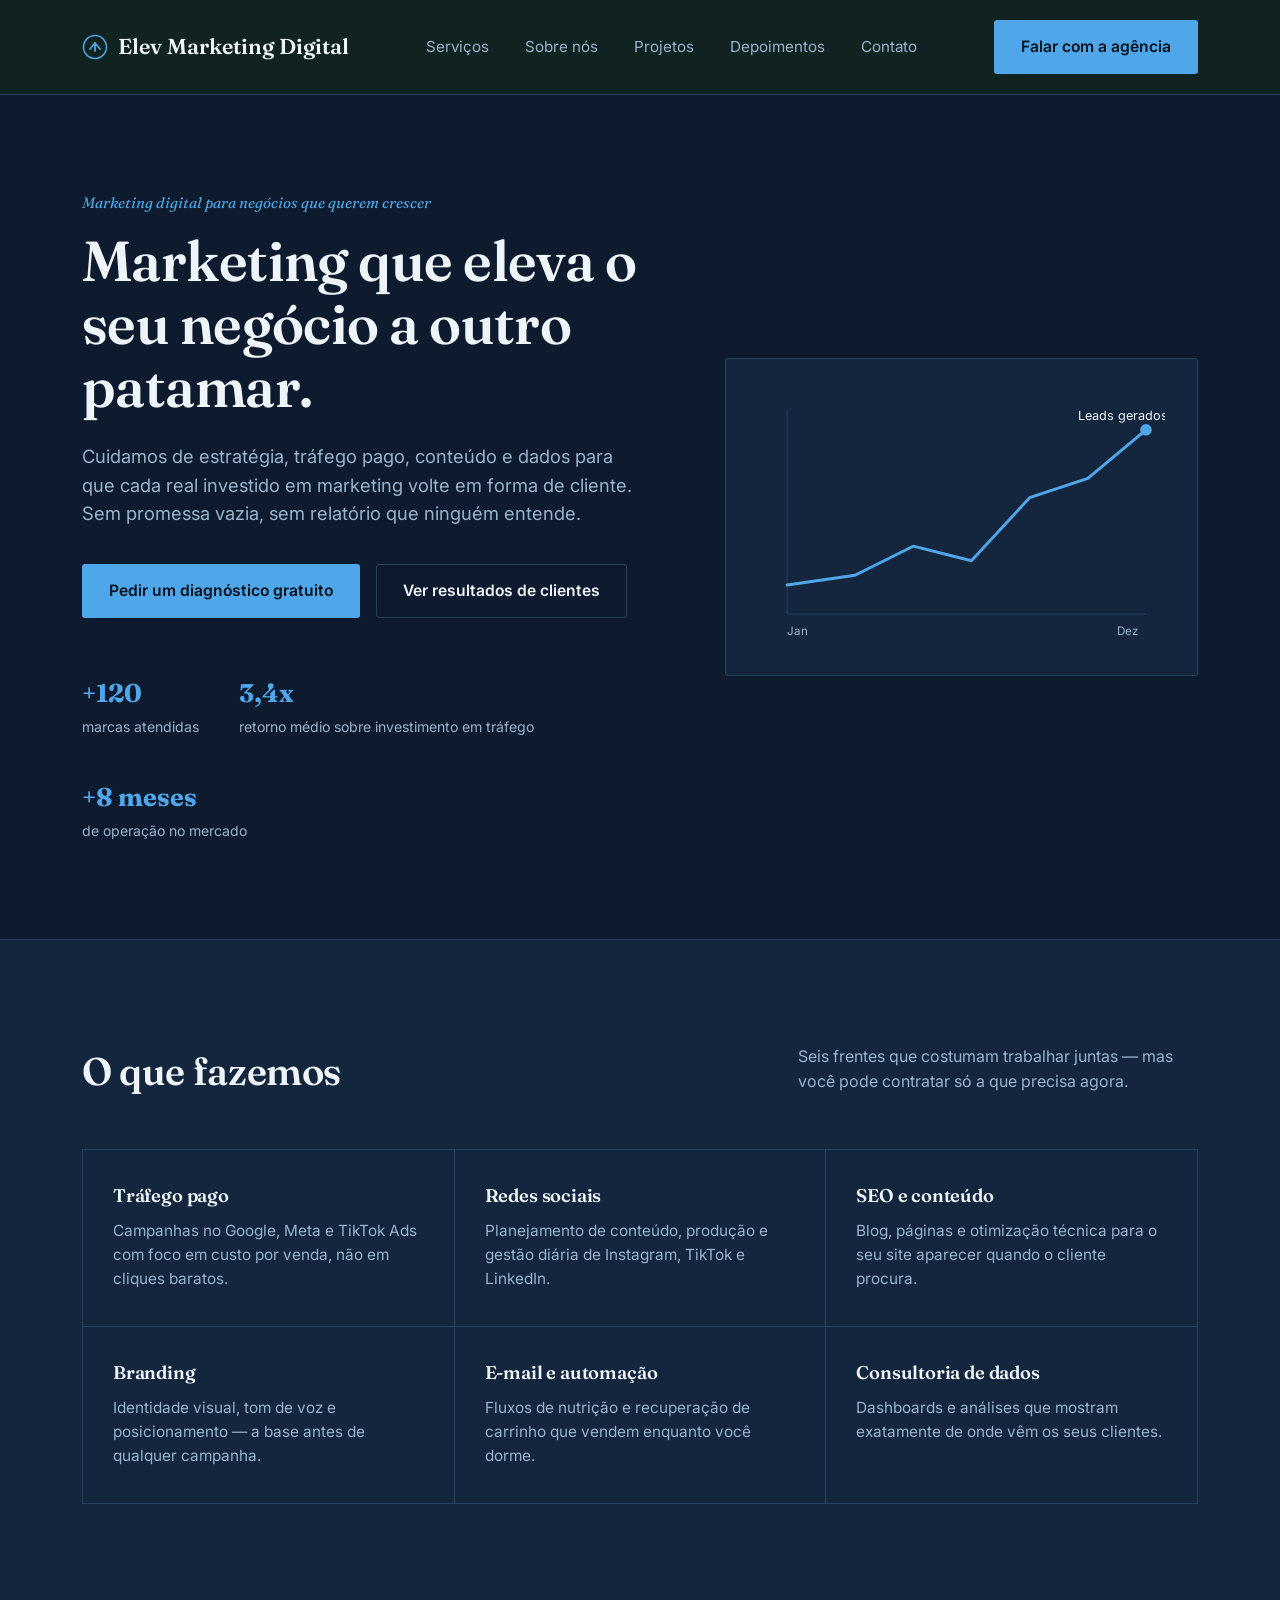
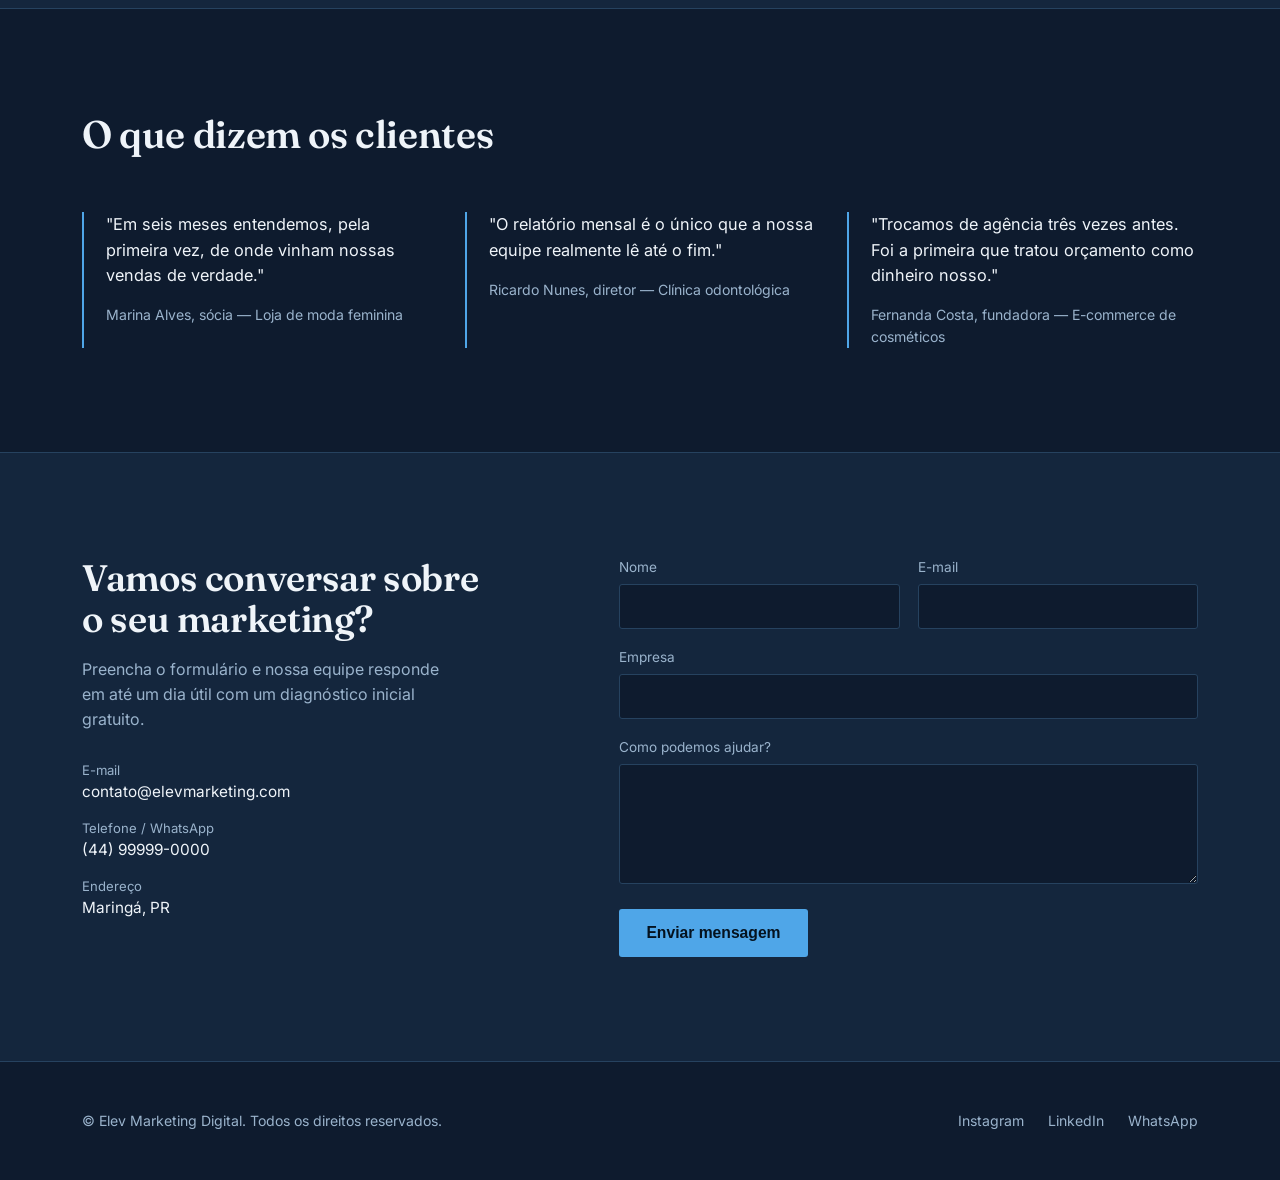
<file: index.html>
<!DOCTYPE html>
<html lang="pt-BR">
<head>
<meta charset="UTF-8">
<meta name="viewport" content="width=device-width, initial-scale=1.0">
<title>Elev Marketing Digital — Marketing que eleva o seu negócio</title>
<meta name="description" content="Elev Marketing Digital: agência de marketing digital focada em elevar resultado real para negócios que precisam crescer.">

<!--
=========================================================================
 COMO EDITAR ESTE SITE
=========================================================================
 O site agora está dividido em 3 arquivos, na mesma pasta:
   - index.html  → estrutura e textos (este arquivo)
   - style.css   → cores, fontes e layout
   - script.js   → pequenos comportamentos (menu mobile, ano no rodapé)

 Mantenha os 3 arquivos sempre juntos na mesma pasta — o index.html
 depende dos outros dois para funcionar. Para editar, abra o arquivo
 correspondente no Bloco de Notas, VS Code, ou qualquer editor de texto.

 O que você provavelmente vai querer mudar primeiro:
   1. Nome da empresa: procure por "Elev Marketing Digital" (Ctrl+F) no
      index.html e troque em todos os lugares.
   2. Cores: seção ":root" logo no início do style.css.
   3. Textos: cada seção do index.html tem um comentário em maiúsculas
      tipo <-- SEÇÃO: SERVIÇOS -- > indicando onde ela começa.
   4. Formulário de contato: por padrão ele abre o e-mail do usuário
      (mailto). Se quiser recolher os dados num serviço (Google Forms,
      Formspree, etc.), troque o "action" do <form> lá embaixo.
   5. Imagens: este site usa apenas formas e ícones desenhados em CSS/SVG,
      então não há fotos para substituir — mas você pode adicionar uma
      <img> facilmente dentro de qualquer seção.

 Depois de editar, é só salvar o arquivo e recarregar o index.html no
 navegador.
=========================================================================
-->

<link rel="preconnect" href="https://fonts.googleapis.com">
<link href="https://fonts.googleapis.com/css2?family=Fraunces:ital,opsz,wght@0,9..144,400;0,9..144,600;1,9..144,500&family=Inter:wght@400;500;600&display=swap" rel="stylesheet">
<link rel="stylesheet" href="style.css">
</head>
<body>

<!-- ===================== CABEÇALHO ===================== -->
<header>
  <nav class="wrap">
    <a href="#topo" class="logo">
      <!-- Ícone simples de seta ascendente (elevação). Troque por um <img src="logo.png"> se tiver uma logo pronta. -->
      <svg class="mark" viewBox="0 0 26 26" fill="none" xmlns=>
        <circle cx="13" cy="13" r="11.5" stroke="#4FA6E8" stroke-width="1.5"/>
        <path d="M8 15L13 9L18 15" stroke="#4FA6E8" stroke-width="1.8" stroke-linecap="round" stroke-linejoin="round"/>
        <path d="M13 9V17" stroke="#4FA6E8" stroke-width="1.8" stroke-linecap="round"/>
      </svg>
      <!-- EDITE AQUI: nome da empresa -->
      Elev Marketing Digital
    </a>
    <button class="nav-toggle" id="navToggle" aria-label="Abrir menu" aria-controls="navLinks" aria-expanded="false">☰</button>
    <ul class="nav-links" id="navLinks">
      <li><a href="#servicos">Serviços</a></li>
      <li><a href="sobre.html">Sobre nós</a></li>
      <li><a href="projetos.html">Projetos</a></li>
      <li><a href="#depoimentos">Depoimentos</a></li>
      <li><a href="#contato">Contato</a></li>
      <!-- Este item só aparece no menu do celular, com o mesmo botão do PC -->
      <li class="cta-mobile"><a href="#contato" class="btn btn-primary">Falar com a agência</a></li>
    </ul>
    <div class="nav-cta">
      <a href="#contato" class="btn btn-primary">Falar com a agência</a>
    </div>
  </nav>
</header>
<div class="nav-backdrop" id="navBackdrop"></div>

<main id="topo">

  <!-- ===================== SEÇÃO: HERO ===================== -->
  <section class="hero wrap">
    <div>
      <p class="eyebrow">Marketing digital para negócios que querem crescer</p>
      <!-- EDITE AQUI: título principal -->
      <h1>Marketing que eleva o seu negócio a outro patamar.</h1>
      <p class="lede">
        Cuidamos de estratégia, tráfego pago, conteúdo e dados para que cada real
        investido em marketing volte em forma de cliente. Sem promessa vazia,
        sem relatório que ninguém entende.
      </p>
      <div class="hero-actions">
        <a href="#contato" class="btn btn-primary">Pedir um diagnóstico gratuito</a>
        <a href="#resultados" class="btn btn-ghost">Ver resultados de clientes</a>
      </div>
      <div class="hero-stats">
        <div><strong>+120</strong><span>marcas atendidas</span></div>
        <div><strong>3,4x</strong><span>retorno médio sobre investimento em tráfego</span></div>
        <div><strong>+8 meses</strong><span>de operação no mercado</span></div>
      </div>
    </div>

    <!-- Ilustração simples: linha de crescimento, sem depender de fotos -->
    <div class="hero-art">
      <svg viewBox="0 0 420 260" xmlns=>
        <line x1="30" y1="20" x2="30" y2="230" stroke="#26425F" stroke-width="1"/>
        <line x1="30" y1="230" x2="400" y2="230" stroke="#26425F" stroke-width="1"/>
        <polyline points="30,200 100,190 160,160 220,175 280,110 340,90 400,40"
                  fill="none" stroke="#4FA6E8" stroke-width="3" stroke-linecap="round" stroke-linejoin="round"/>
        <circle cx="400" cy="40" r="6" fill="#4FA6E8"/>
        <text x="30" y="252" fill="#9AB3CC" font-size="12" font-family="Inter, sans-serif">Jan</text>
        <text x="370" y="252" fill="#9AB3CC" font-size="12" font-family="Inter, sans-serif">Dez</text>
        <text x="330" y="30" fill="#EFF4F9" font-size="13" font-family="Inter, sans-serif">Leads gerados</text>
      </svg>
    </div>
  </section>

  <!-- ===================== SEÇÃO: SERVIÇOS ===================== -->
  <section class="services" id="servicos">
    <div class="wrap">
      <div class="section-head">
        <h2>O que fazemos</h2>
        <p>Seis frentes que costumam trabalhar juntas — mas você pode contratar só a que precisa agora.</p>
      </div>
      <div class="service-grid">
        <!-- EDITE AQUI: cada bloco abaixo é um serviço. Copie/cole o <div class="service-card"> para adicionar mais. -->
        <div class="service-card">
          <h3>Tráfego pago</h3>
          <p>Campanhas no Google, Meta e TikTok Ads com foco em custo por venda, não em cliques baratos.</p>
        </div>
        <div class="service-card">
          <h3>Redes sociais</h3>
          <p>Planejamento de conteúdo, produção e gestão diária de Instagram, TikTok e LinkedIn.</p>
        </div>
        <div class="service-card">
          <h3>SEO e conteúdo</h3>
          <p>Blog, páginas e otimização técnica para o seu site aparecer quando o cliente procura.</p>
        </div>
        <div class="service-card">
          <h3>Branding</h3>
          <p>Identidade visual, tom de voz e posicionamento — a base antes de qualquer campanha.</p>
        </div>
        <div class="service-card">
          <h3>E-mail e automação</h3>
          <p>Fluxos de nutrição e recuperação de carrinho que vendem enquanto você dorme.</p>
        </div>
        <div class="service-card">
          <h3>Consultoria de dados</h3>
          <p>Dashboards e análises que mostram exatamente de onde vêm os seus clientes.</p>
        </div>
      </div>
    </div>
  </section>

  <!-- ===================== SEÇÃO: DEPOIMENTOS ===================== -->
  <section id="depoimentos">
    <div class="wrap">
      <div class="section-head">
        <h2>O que dizem os clientes</h2>
      </div>
      <div class="testimonials">
        <!-- EDITE AQUI: troque pelos depoimentos reais dos seus clientes -->
        <div class="testimonial">
          <p>"Em seis meses entendemos, pela primeira vez, de onde vinham nossas vendas de verdade."</p>
          <div class="who">Marina Alves, sócia — Loja de moda feminina</div>
        </div>
        <div class="testimonial">
          <p>"O relatório mensal é o único que a nossa equipe realmente lê até o fim."</p>
          <div class="who">Ricardo Nunes, diretor — Clínica odontológica</div>
        </div>
        <div class="testimonial">
          <p>"Trocamos de agência três vezes antes. Foi a primeira que tratou orçamento como dinheiro nosso."</p>
          <div class="who">Fernanda Costa, fundadora — E-commerce de cosméticos</div>
        </div>
      </div>
    </div>
  </section>

  <!-- ===================== SEÇÃO: CONTATO ===================== -->
  <section class="contact" id="contato">
    <div class="wrap contact-inner">
      <div class="contact-info">
        <h2>Vamos conversar sobre o seu marketing?</h2>
        <p>
          Preencha o formulário e nossa equipe responde em até um dia útil com
          um diagnóstico inicial gratuito.
        </p>
        <div class="contact-details">
          <!-- EDITE AQUI: dados de contato -->
          <div><span>E-mail</span>contato@elevmarketing.com</div>
          <div><span>Telefone / WhatsApp</span>(44) 99999-0000</div>
          <div><span>Endereço</span>Maringá, PR</div>
        </div>
      </div>

      <!--
        Este formulário usa "mailto" — ao clicar em enviar, abre o programa
        de e-mail do visitante já preenchido. Para receber os dados direto
        num banco de dados ou planilha, troque o "action" abaixo pelo link
        de um serviço como Formspree, Google Forms ou similar.
      -->
      <form action="mailto:contato@elevmarketing.com.br" method="post" enctype="text/plain">
        <div class="form-row">
          <div>
            <label for="nome">Nome</label>
            <input type="text" id="nome" name="nome" required>
          </div>
          <div>
            <label for="email">E-mail</label>
            <input type="email" id="email" name="email" required>
          </div>
        </div>
        <div>
          <label for="empresa">Empresa</label>
          <input type="text" id="empresa" name="empresa">
        </div>
        <div>
          <label for="mensagem">Como podemos ajudar?</label>
          <textarea id="mensagem" name="mensagem" required></textarea>
        </div>
        <button type="submit" class="btn btn-primary" style="align-self:flex-start;">Enviar mensagem</button>
      </form>
    </div>
  </section>

</main>

<!-- ===================== RODAPÉ ===================== -->
<footer>
  <div class="wrap footer-inner">
    <!-- EDITE AQUI: nome da empresa e ano -->
    <div>© <span id="2019"></span> Elev Marketing Digital. Todos os direitos reservados.</div>
    <div class="footer-links">
      <a href="https://www.instagram.com/elev.marketing_/">Instagram</a>
      <a href="#">LinkedIn</a>
      <a href="#">WhatsApp</a>
    </div>
  </div>
</footer>

<script src="script.js"></script>

</body>
</html>
</file>
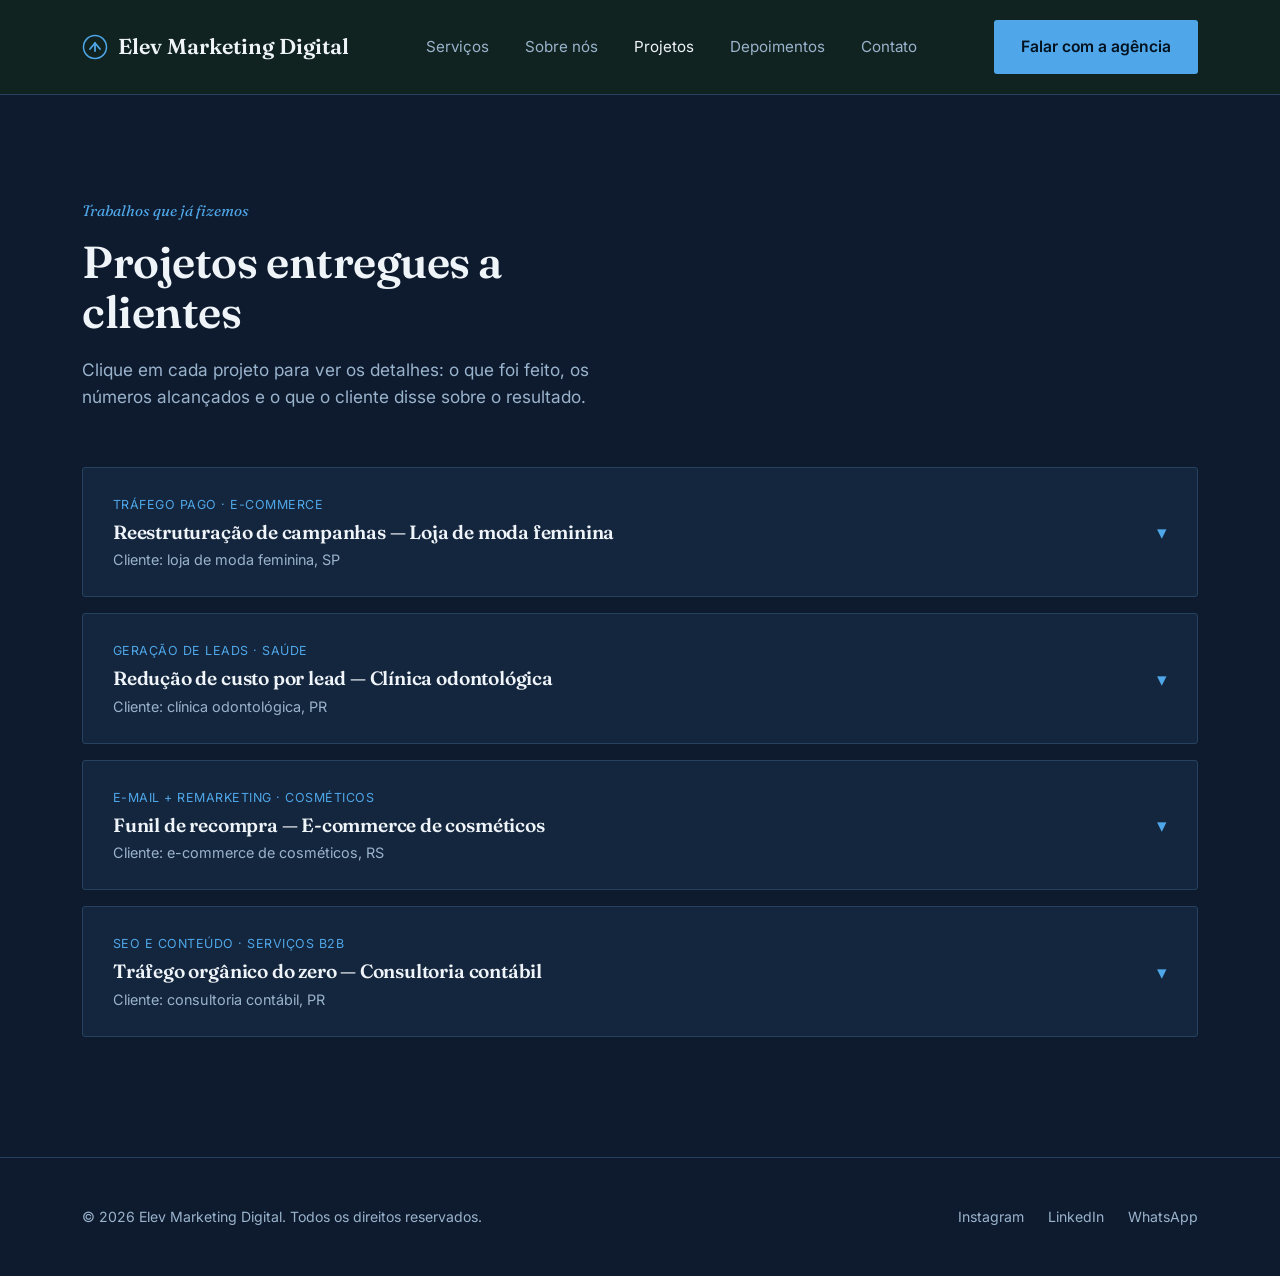
<file: projetos.html>
<!DOCTYPE html>
<html lang="pt-BR">
<head>
<meta charset="UTF-8">
<meta name="viewport" content="width=device-width, initial-scale=1.0">
<title>Projetos — Elev Marketing Digital</title>
<meta name="description" content="Conheça alguns dos projetos que a Elev Marketing Digital já entregou para clientes.">

<link rel="preconnect" href="https://fonts.googleapis.com">
<link href="https://fonts.googleapis.com/css2?family=Fraunces:ital,opsz,wght@0,9..144,400;0,9..144,600;1,9..144,500&family=Inter:wght@400;500;600&display=swap" rel="stylesheet">
<link rel="stylesheet" href="style.css">
</head>
<body>

<!-- ===================== CABEÇALHO ===================== -->
<header>
  <nav class="wrap">
    <a href="index.html" class="logo">
      <svg class="mark" viewBox="0 0 26 26" fill="none" xmlns="http://www.w3.org/2000/svg">
        <circle cx="13" cy="13" r="11.5" stroke="#4FA6E8" stroke-width="1.5"/>
        <path d="M8 15L13 9L18 15" stroke="#4FA6E8" stroke-width="1.8" stroke-linecap="round" stroke-linejoin="round"/>
        <path d="M13 9V17" stroke="#4FA6E8" stroke-width="1.8" stroke-linecap="round"/>
      </svg>
      <!-- EDITE AQUI: nome da empresa -->
      Elev Marketing Digital
    </a>
    <button class="nav-toggle" id="navToggle" aria-label="Abrir menu" aria-controls="navLinks" aria-expanded="false">☰</button>
    <ul class="nav-links" id="navLinks">
      <li><a href="index.html#servicos">Serviços</a></li>
      <li><a href="sobre.html">Sobre nós</a></li>
      <li><a href="projetos.html" class="active">Projetos</a></li>
      <li><a href="index.html#depoimentos">Depoimentos</a></li>
      <li><a href="index.html#contato">Contato</a></li>
      <!-- Este item só aparece no menu do celular, com o mesmo botão do PC -->
      <li class="cta-mobile"><a href="index.html#contato" class="btn btn-primary">Falar com a agência</a></li>
    </ul>
    <div class="nav-cta">
      <a href="index.html#contato" class="btn btn-primary">Falar com a agência</a>
    </div>
  </nav>
</header>
<div class="nav-backdrop" id="navBackdrop"></div>

<main>

  <!-- ===================== SEÇÃO: PROJETOS ===================== -->
  <section class="projects-hero">
    <div class="wrap">
      <p class="eyebrow">Trabalhos que já fizemos</p>
      <h1>Projetos entregues a clientes</h1>
      <p class="lede">
        Clique em cada projeto para ver os detalhes: o que foi feito, os
        números alcançados e o que o cliente disse sobre o resultado.
      </p>
    </div>
  </section>

  <section class="projects-list">
    <div class="wrap">
      <!--
        EDITE AQUI: cada <article class="project-card"> é um projeto.
        Copie e cole um bloco inteiro para adicionar mais um card.
        O clique no botão "project-toggle" é o que abre/fecha os detalhes
        — isso já funciona sozinho, não precisa mexer no script.js.
      -->

      <article class="project-card">
        <button class="project-toggle" aria-expanded="false" aria-controls="projeto-1">
          <div class="project-toggle-info">
            <span class="project-tag">Tráfego pago · E-commerce</span>
            <h3>Reestruturação de campanhas — Loja de moda feminina</h3>
            <p class="project-client">Cliente: loja de moda feminina, SP</p>
          </div>
          <span class="chevron" aria-hidden="true">▾</span>
        </button>
        <div class="project-panel" id="projeto-1">
          <div class="project-panel-inner">
            <p>
              A marca já investia em anúncios, mas sem estrutura de funil: as
              campanhas competiam entre si e o checkout tinha uma taxa alta de
              abandono. Reorganizamos as campanhas por etapa de compra,
              redesenhamos a página de checkout e passamos a testar criativos
              em ciclos semanais.
            </p>
            <div class="project-metrics">
              <div><strong>+184%</strong><span>em vendas no 1º trimestre</span></div>
              <div><strong>-32%</strong><span>na taxa de abandono de carrinho</span></div>
              <div><strong>4 meses</strong><span>de duração do projeto</span></div>
            </div>
            <p class="project-quote">
              "Em seis meses entendemos, pela primeira vez, de onde vinham
              nossas vendas de verdade." — Marina Alves, sócia
            </p>
          </div>
        </div>
      </article>

      <article class="project-card">
        <button class="project-toggle" aria-expanded="false" aria-controls="projeto-2">
          <div class="project-toggle-info">
            <span class="project-tag">Geração de leads · Saúde</span>
            <h3>Redução de custo por lead — Clínica odontológica</h3>
            <p class="project-client">Cliente: clínica odontológica, PR</p>
          </div>
          <span class="chevron" aria-hidden="true">▾</span>
        </button>
        <div class="project-panel" id="projeto-2">
          <div class="project-panel-inner">
            <p>
              O custo por lead estava alto porque os anúncios atraiam
              curiosos, não pacientes com intenção real de agendar consulta.
              Refizemos a segmentação por bairro e faixa etária, trocamos os
              criativos por depoimentos em vídeo e simplificamos o formulário
              de agendamento.
            </p>
            <div class="project-metrics">
              <div><strong>R$ 6,20</strong><span>custo por lead qualificado</span></div>
              <div><strong>-58%</strong><span>no custo por lead</span></div>
              <div><strong>3 meses</strong><span>até o resultado estabilizar</span></div>
            </div>
            <p class="project-quote">
              "O relatório mensal é o único que a nossa equipe realmente lê
              até o fim." — Ricardo Nunes, diretor
            </p>
          </div>
        </div>
      </article>

      <article class="project-card">
        <button class="project-toggle" aria-expanded="false" aria-controls="projeto-3">
          <div class="project-toggle-info">
            <span class="project-tag">E-mail + remarketing · Cosméticos</span>
            <h3>Funil de recompra — E-commerce de cosméticos</h3>
            <p class="project-client">Cliente: e-commerce de cosméticos, RS</p>
          </div>
          <span class="chevron" aria-hidden="true">▾</span>
        </button>
        <div class="project-panel" id="projeto-3">
          <div class="project-panel-inner">
            <p>
              A base de clientes comprava uma vez e não voltava. Criamos um
              fluxo de e-mail pós-compra combinado com anúncios de
              remarketing segmentados por produto comprado, incentivando a
              recompra no momento certo do ciclo de uso.
            </p>
            <div class="project-metrics">
              <div><strong>3,1x</strong><span>retorno sobre investimento em anúncios</span></div>
              <div><strong>+41%</strong><span>em recompra nos primeiros 90 dias</span></div>
              <div><strong>6 meses</strong><span>de acompanhamento contínuo</span></div>
            </div>
            <p class="project-quote">
              "Trocamos de agência três vezes antes. Foi a primeira que
              tratou orçamento como dinheiro nosso." — Fernanda Costa,
              fundadora
            </p>
          </div>
        </div>
      </article>

      <article class="project-card">
        <button class="project-toggle" aria-expanded="false" aria-controls="projeto-4">
          <div class="project-toggle-info">
            <span class="project-tag">SEO e conteúdo · Serviços B2B</span>
            <h3>Tráfego orgânico do zero — Consultoria contábil</h3>
            <p class="project-client">Cliente: consultoria contábil, PR</p>
          </div>
          <span class="chevron" aria-hidden="true">▾</span>
        </button>
        <div class="project-panel" id="projeto-4">
          <div class="project-panel-inner">
            <p>
              O site praticamente não recebia visitas de busca orgânica.
              Fizemos correções técnicas de SEO, criamos um blog com
              conteúdo respondendo dúvidas reais de clientes e organizamos
              as páginas de serviço em torno dos termos que o público
              pesquisa.
            </p>
            <div class="project-metrics">
              <div><strong>+312%</strong><span>em tráfego orgânico em 8 meses</span></div>
              <div><strong>22</strong><span>páginas na 1ª página do Google</span></div>
              <div><strong>8 meses</strong><span>até os resultados consolidarem</span></div>
            </div>
            <p class="project-quote">
              "Hoje o site traz cliente todo mês sem precisarmos pagar por
              anúncio." — cliente da consultoria contábil
            </p>
          </div>
        </div>
      </article>

    </div>
  </section>

</main>

<!-- ===================== RODAPÉ ===================== -->
<footer>
  <div class="wrap footer-inner">
    <div>© <span id="ano"></span> Elev Marketing Digital. Todos os direitos reservados.</div>
    <div class="footer-links">
      <a href="https://www.instagram.com/elev.marketing_/">Instagram</a>
      <a href="#">LinkedIn</a>
      <a href="#">WhatsApp</a>
    </div>
  </div>
</footer>

<script src="script.js"></script>

</body>
</html>
</file>
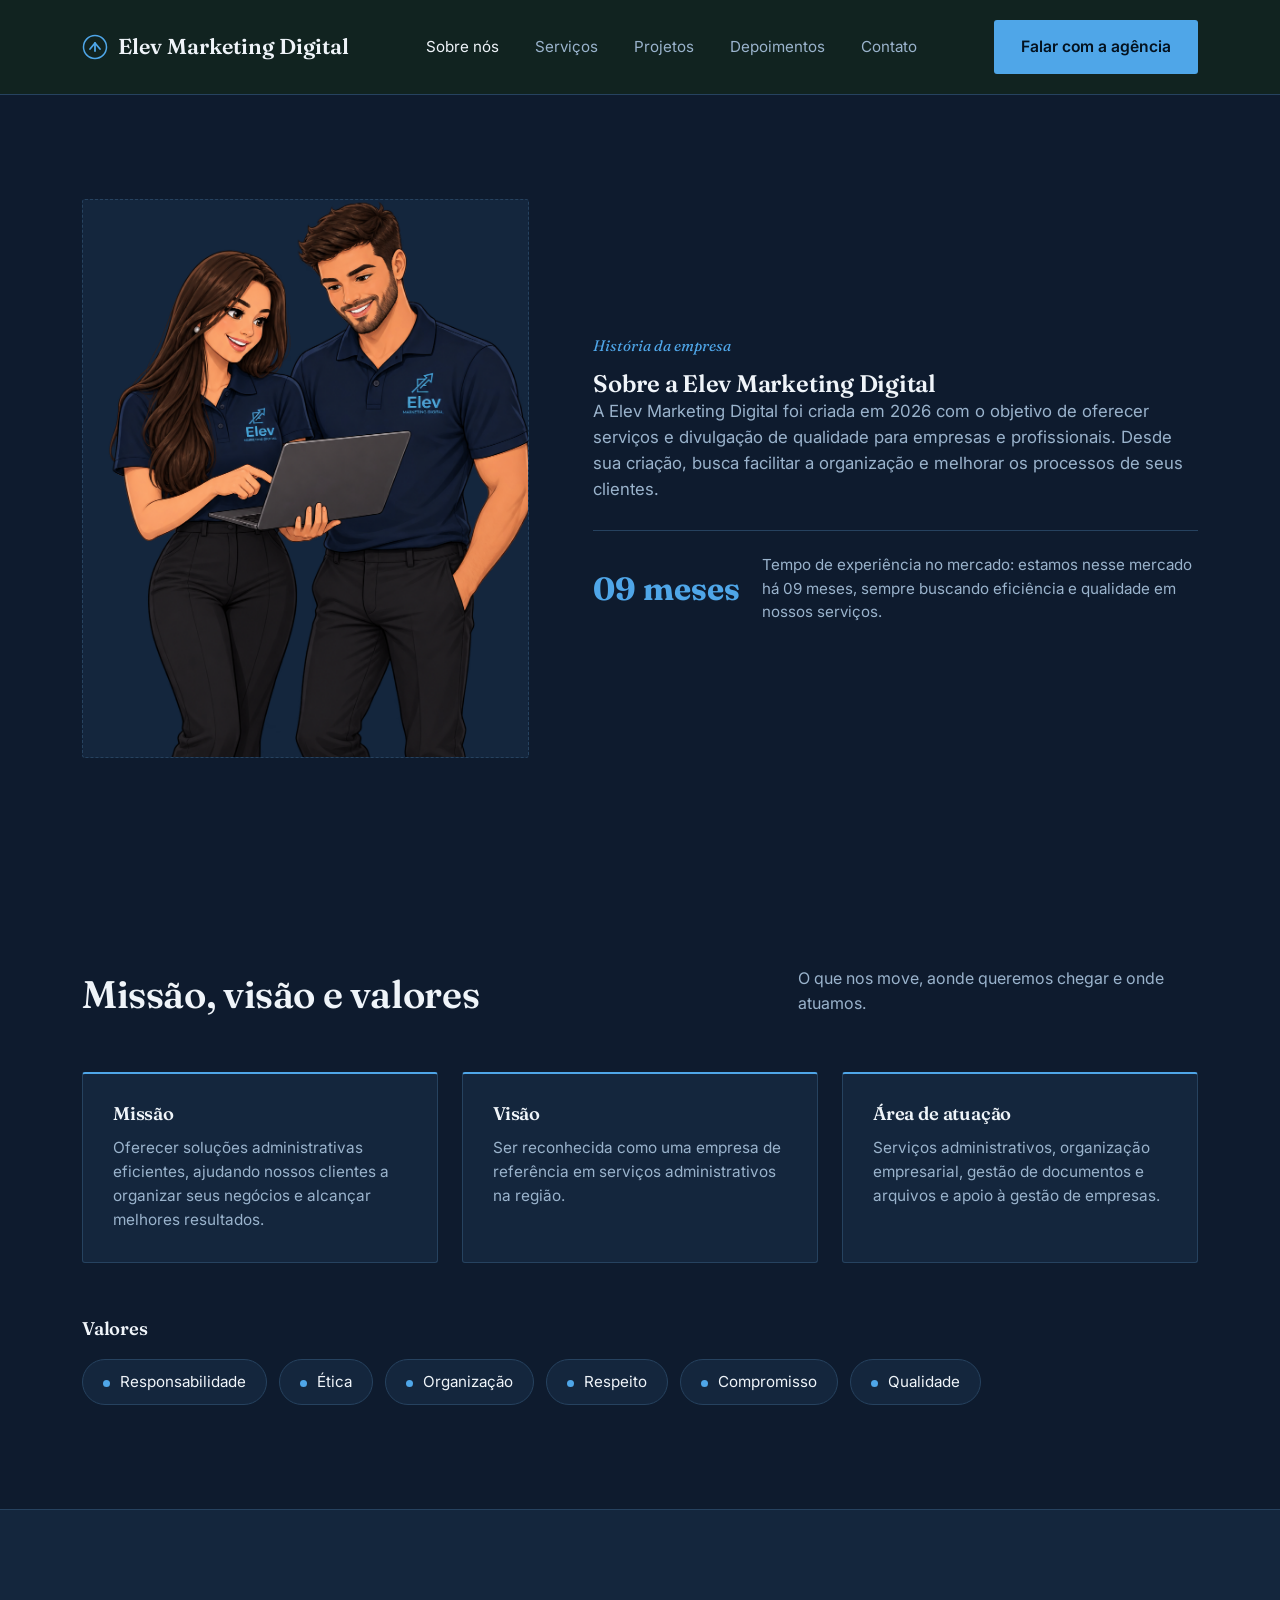
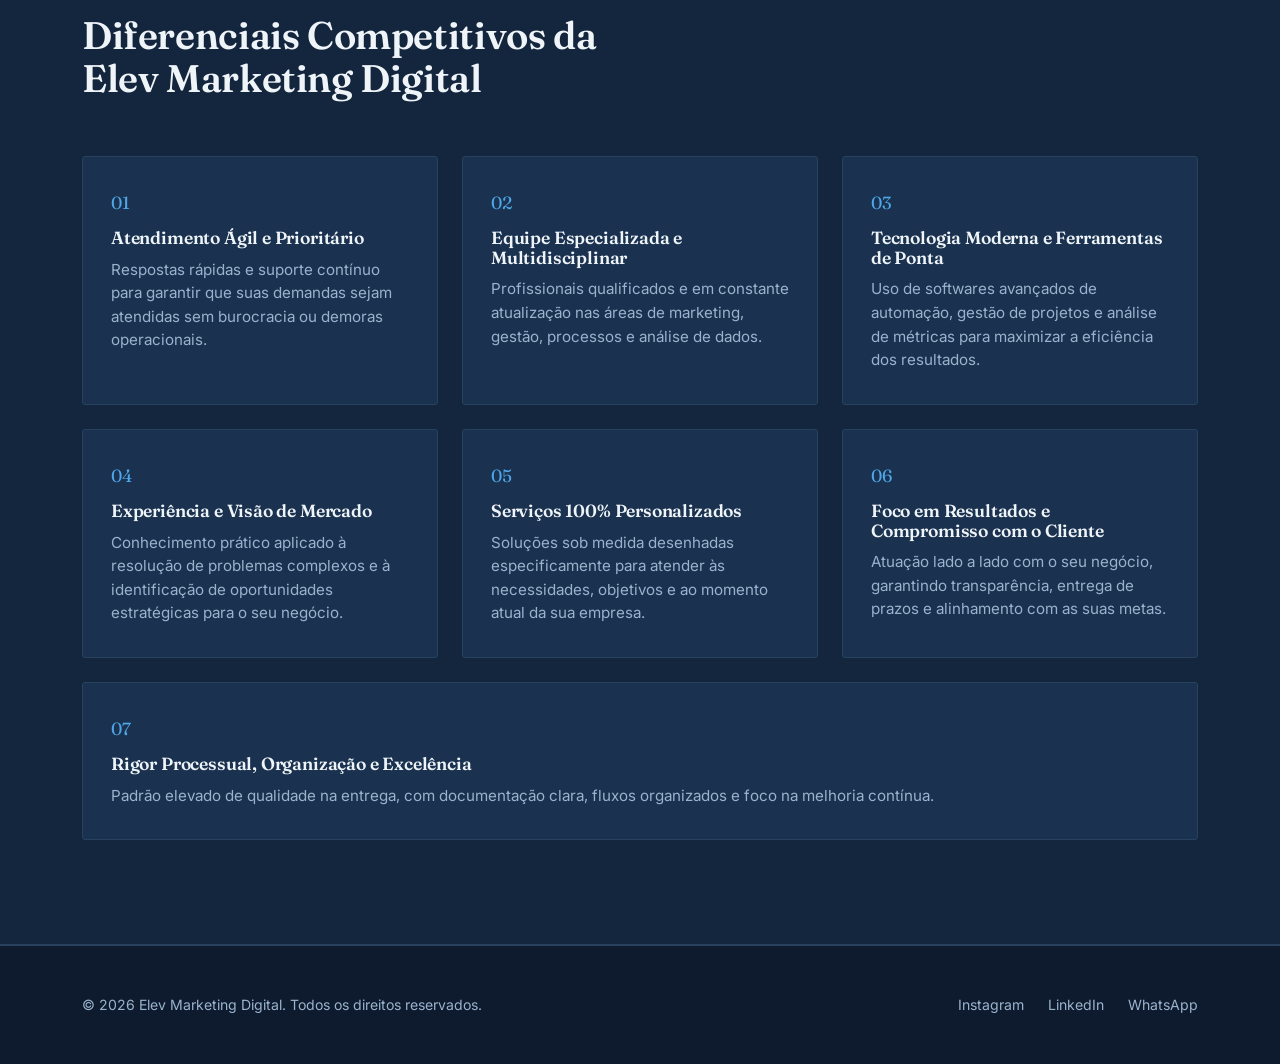
<file: sobre.html>
<!DOCTYPE html>
<html lang="pt-BR">
<head>
<meta charset="UTF-8">
<meta name="viewport" content="width=device-width, initial-scale=1.0">
<title>Sobre nós — Elev Marketing Digital</title>
<meta name="description" content="Conheça a equipe por trás da Elev Marketing Digital.">

<link rel="preconnect" href="https://fonts.googleapis.com">
<link href="https://fonts.googleapis.com/css2?family=Fraunces:ital,opsz,wght@0,9..144,400;0,9..144,600;1,9..144,500&family=Inter:wght@400;500;600&display=swap" rel="stylesheet">
<link rel="stylesheet" href="style.css">
</head>
<body>

<!-- ===================== CABEÇALHO ===================== -->
<header>
  <nav class="wrap">
    <a href="index.html" class="logo">
      <svg class="mark" viewBox="0 0 26 26" fill="none" xmlns="http://www.w3.org/2000/svg">
        <circle cx="13" cy="13" r="11.5" stroke="#4FA6E8" stroke-width="1.5"/>
        <path d="M8 15L13 9L18 15" stroke="#4FA6E8" stroke-width="1.8" stroke-linecap="round" stroke-linejoin="round"/>
        <path d="M13 9V17" stroke="#4FA6E8" stroke-width="1.8" stroke-linecap="round"/>
      </svg>
      <!-- EDITE AQUI: nome da empresa -->
      Elev Marketing Digital
    </a>
    <button class="nav-toggle" id="navToggle" aria-label="Abrir menu" aria-controls="navLinks" aria-expanded="false">☰</button>
    <ul class="nav-links" id="navLinks">
      <li><a href="sobre.html" class="active">Sobre nós</a></li>
      <li><a href="index.html#servicos">Serviços</a></li>
      <li><a href="projetos.html">Projetos</a></li>
      <li><a href="index.html#depoimentos">Depoimentos</a></li>
      <li><a href="index.html#contato">Contato</a></li>
      <!-- Este item só aparece no menu do celular, com o mesmo botão do PC -->
      <li class="cta-mobile"><a href="index.html#contato" class="btn btn-primary">Falar com a agência</a></li>
    </ul>
    <div class="nav-cta">
      <a href="index.html#contato" class="btn btn-primary">Falar com a agência</a>
    </div>
  </nav>
</header>
<div class="nav-backdrop" id="navBackdrop"></div>

<main>

  <!-- ===================== SEÇÃO: SOBRE NÓS ===================== -->
  <section class="about">
    <div class="wrap about-inner">
      <!--
        ESPAÇO PARA IMAGEM: troque o conteúdo da div "about-photo" abaixo
        por uma foto real de alguém da equipe. Basta colocar um arquivo
        chamado "equipe.jpg" na mesma pasta dos outros arquivos do site
        (junto com index.html, sobre.html, style.css e script.js).
        Enquanto não houver o arquivo, aparece um espaço reservado no lugar.
      -->
      <div class="about-photo">
        <img src="img/equipe.png" alt="Foto da equipe da Elev Marketing Digital" onerror="this.style.display='none'; this.parentElement.classList.add('sem-foto');">
        <span class="about-photo-placeholder">Coloque aqui uma foto da equipe<br>(arquivo "equipe.jpg")</span>
      </div>
      <div class="about-text">
        <p class="eyebrow">História da empresa</p>
        <h1>Sobre a Elev Marketing Digital</h1>
        <p class="lede">
          A Elev Marketing Digital foi criada em 2026 com o objetivo de
          oferecer serviços e divulgação de qualidade para empresas e
          profissionais. Desde sua criação, busca facilitar a organização e
          melhorar os processos de seus clientes.
        </p>
        <div class="about-exp">
          <strong>09 meses</strong>
          <span>Tempo de experiência no mercado: estamos nesse mercado há 09 meses, sempre buscando eficiência e qualidade em nossos serviços.</span>
        </div>
      </div>
    </div>
  </section>

  <!-- ===================== SEÇÃO: MISSÃO, VISÃO E VALORES ===================== -->
  <section id="valores">
    <div class="wrap">
      <div class="section-head">
        <h2>Missão, visão e valores</h2>
        <p>O que nos move, aonde queremos chegar e onde atuamos.</p>
      </div>

      <div class="mvv-grid">
        <article class="mvv-card">
          <h3>Missão</h3>
          <p>Oferecer soluções administrativas eficientes, ajudando nossos clientes a organizar seus negócios e alcançar melhores resultados.</p>
        </article>
        <article class="mvv-card">
          <h3>Visão</h3>
          <p>Ser reconhecida como uma empresa de referência em serviços administrativos na região.</p>
        </article>
        <article class="mvv-card">
          <h3>Área de atuação</h3>
          <p>Serviços administrativos, organização empresarial, gestão de documentos e arquivos e apoio à gestão de empresas.</p>
        </article>
      </div>

      <div class="values-block">
        <h3>Valores</h3>
        <ul class="values-list">
          <li>Responsabilidade</li>
          <li>Ética</li>
          <li>Organização</li>
          <li>Respeito</li>
          <li>Compromisso</li>
          <li>Qualidade</li>
        </ul>
      </div>
    </div>
  </section>

<!-- ===================== SEÇÃO: DIFERENCIAIS COMPETITIVOS ===================== -->
  <section class="services" id="diferenciais">
    <div class="wrap">
      <div class="section-head">
        <h2>Diferenciais Competitivos da Elev Marketing Digital</h2>
      </div>
      <div class="diff-grid">
        <article class="diff-card">
          <span class="num">01</span>
          <h3>Atendimento Ágil e Prioritário</h3>
          <p>Respostas rápidas e suporte contínuo para garantir que suas demandas sejam atendidas sem burocracia ou demoras operacionais.</p>
        </article>
        <article class="diff-card">
          <span class="num">02</span>
          <h3>Equipe Especializada e Multidisciplinar</h3>
          <p>Profissionais qualificados e em constante atualização nas áreas de marketing, gestão, processos e análise de dados.</p>
        </article>
        <article class="diff-card">
          <span class="num">03</span>
          <h3>Tecnologia Moderna e Ferramentas de Ponta</h3>
          <p>Uso de softwares avançados de automação, gestão de projetos e análise de métricas para maximizar a eficiência dos resultados.</p>
        </article>
        <article class="diff-card">
          <span class="num">04</span>
          <h3>Experiência e Visão de Mercado</h3>
          <p>Conhecimento prático aplicado à resolução de problemas complexos e à identificação de oportunidades estratégicas para o seu negócio.</p>
        </article>
        <article class="diff-card">
          <span class="num">05</span>
          <h3>Serviços 100% Personalizados</h3>
          <p>Soluções sob medida desenhadas especificamente para atender às necessidades, objetivos e ao momento atual da sua empresa.</p>
        </article>
        <article class="diff-card">
          <span class="num">06</span>
          <h3>Foco em Resultados e Compromisso com o Cliente</h3>
          <p>Atuação lado a lado com o seu negócio, garantindo transparência, entrega de prazos e alinhamento com as suas metas.</p>
        </article>
        <article class="diff-card">
          <span class="num">07</span>
          <h3>Rigor Processual, Organização e Excelência</h3>
          <p>Padrão elevado de qualidade na entrega, com documentação clara, fluxos organizados e foco na melhoria contínua.</p>
        </article>
      </div>
    </div>
  </section>

</main>

<!-- ===================== RODAPÉ ===================== -->
<footer>
  <div class="wrap footer-inner">
    <div>© <span id="ano"></span> Elev Marketing Digital. Todos os direitos reservados.</div>
    <div class="footer-links">
      <a href="https://www.instagram.com/elev.marketing_/">Instagram</a>
      <a href="#">LinkedIn</a>
      <a href="#">WhatsApp</a>
    </div>
  </div>
</footer>

<script src="script.js"></script>

</body>
</html>
</file>
<file: style.css>
/* ======================= TOKENS DE DESIGN ======================= */
  /* Troque as cores e fontes aqui para mudar a identidade visual toda. */
  :root{
    --bg:        #0E1B2E;
    --bg-alt:    #14263D;
    --bg-card:   #1A324F;
    --line:      #26425F;
    --ink:       #EFF4F9;
    --ink-muted: #9AB3CC;
    --accent:    #4FA6E8;
    --accent-dk: #2F82C4;
    --accent-ink:#04121F;

    --font-display: "Fraunces", Georgia, serif;
    --font-body: "Inter", -apple-system, Segoe UI, sans-serif;

    --maxw: 1180px;
    --radius: 3px;
  }

  *{ box-sizing:border-box; margin:0; padding:0; }
  html{ scroll-behavior:smooth; }
  body{
    background:var(--bg);
    color:var(--ink);
    font-family:var(--font-body);
    line-height:1.55;
    -webkit-font-smoothing:antialiased;
  }
  img,svg{ max-width:100%; display:block; }
  a{ color:inherit; text-decoration:none; }
  ul{ list-style:none; }

  h1,h2,h3{
    font-family:var(--font-display);
    font-weight:600;
    line-height:1.12;
    letter-spacing:-0.01em;
  }

  .wrap{
    max-width:var(--maxw);
    margin:0 auto;
    padding:0 32px;
  }

  section{ padding:104px 0; }
  @media (max-width:720px){ section{ padding:72px 0; } }

  .eyebrow{
    font-size:0.95rem;
    color:var(--accent);
    font-family:var(--font-display);
    font-style:italic;
    margin-bottom:14px;
  }

  .btn{
    display:inline-flex;
    align-items:center;
    gap:8px;
    padding:14px 26px;
    border-radius:var(--radius);
    font-weight:600;
    font-size:0.98rem;
    border:1px solid transparent;
    cursor:pointer;
    transition:transform .15s ease, background .15s ease, border-color .15s ease;
  }
  .btn-primary{
    background:var(--accent);
    color:var(--accent-ink);
  }
  .btn-primary:hover{ background:var(--accent-dk); transform:translateY(-1px); }
  .btn-ghost{
    border-color:var(--line);
    color:var(--ink);
  }
  .btn-ghost:hover{ border-color:var(--accent); color:var(--accent); }

  /* ======================= CABEÇALHO / NAV ======================= */
  header{
    position:sticky;
    top:0;
    z-index:50;
    background:rgba(18,36,32,0.92);
    backdrop-filter:blur(8px);
    border-bottom:1px solid var(--line);
  }
  nav.wrap{
    display:flex;
    align-items:center;
    justify-content:space-between;
    padding-top:20px;
    padding-bottom:20px;
  }
  .logo{
    font-family:var(--font-display);
    font-size:1.35rem;
    font-weight:600;
    display:flex;
    align-items:center;
    gap:10px;
  }
  .logo .mark{
    width:26px; height:26px;
    display:inline-block;
  }
  .nav-links{
    display:flex;
    gap:36px;
    font-size:0.95rem;
    color:var(--ink-muted);
  }
  .nav-links a:hover{ color:var(--ink); }
  .nav-links a.active{ color:var(--ink); }
  .nav-cta{ display:flex; align-items:center; gap:20px; }
  .nav-toggle{
    display:none;
    background:none; border:none; color:var(--ink);
    font-size:1.6rem; cursor:pointer;
  }
  /* Item extra dentro do menu mobile com o botão de contato.
     Some no menu do PC; só aparece dentro do painel mobile. */
  .nav-links li.cta-mobile{ display:none; }

  /* Fundo escurecido atrás do painel mobile, para deixar claro que é
     uma camada por cima do site e permitir fechar tocando fora dele. */
  .nav-backdrop{
    display:none;
    position:fixed;
    inset:0;
    background:rgba(4,10,20,0.6);
    z-index:40;
  }
  .nav-backdrop.open{ display:block; }
  body.menu-open{ overflow:hidden; }

  @media (max-width:860px){
    /* O backdrop-filter cria um "contêiner" que prenderia o painel fixo
       dentro do cabeçalho; por isso é removido no celular. */
    header{ backdrop-filter:none; background:var(--bg); }

    /* Aba lateral que desliza da direita */
    .nav-links{
      position:fixed;
      top:0; right:0; bottom:0;
      width:min(320px, 85vw);
      height:100vh;
      height:100dvh;
      overflow-y:auto;
      display:flex;
      flex-direction:column;
      gap:0;
      padding-top:80px;
      background:var(--bg-alt);
      border-left:1px solid var(--line);
      box-shadow:-16px 0 32px rgba(4,10,20,0.45);
      transform:translateX(100%);
      visibility:hidden;
      transition:transform .3s ease, visibility .3s;
      z-index:55;
    }
    .nav-links.open{ transform:translateX(0); visibility:visible; }
    .nav-links a{
      padding:16px 28px;
      border-top:1px solid var(--line);
      display:block;
      color:var(--ink);
    }
    .nav-links a.active{ color:var(--accent); }
    .nav-links li.cta-mobile{
      display:block;
      padding:24px 28px 32px;
      border-top:1px solid var(--line);
    }
    .nav-links li.cta-mobile a{
      padding:14px 26px;
      border-top:none;
      display:inline-flex;
      color:var(--accent-ink);
    }
    .nav-toggle{ display:block; position:relative; z-index:56; }
    .nav-cta .btn-primary{ display:none; }
  }

  /* ======================= HERO ======================= */
  .hero{
    padding-top:96px;
    padding-bottom:96px;
    display:grid;
    grid-template-columns:1.1fr 0.9fr;
    gap:64px;
    align-items:center;
  }
  .hero h1{
    font-size:clamp(2.4rem, 4.4vw, 3.6rem);
    max-width:15ch;
  }
  .hero p.lede{
    margin-top:24px;
    font-size:1.15rem;
    color:var(--ink-muted);
    max-width:46ch;
  }
  .hero-actions{
    margin-top:36px;
    display:flex;
    gap:16px;
    flex-wrap:wrap;
  }
  .hero-stats{
    margin-top:56px;
    display:flex;
    gap:40px;
    flex-wrap:wrap;
  }
  .hero-stats div strong{
    display:block;
    font-family:var(--font-display);
    font-size:1.6rem;
    color:var(--accent);
  }
  .hero-stats div span{
    font-size:0.88rem;
    color:var(--ink-muted);
  }
  .hero-art{
    background:var(--bg-alt);
    border:1px solid var(--line);
    border-radius:var(--radius);
    padding:32px;
  }
  @media (max-width:900px){
    .hero{ grid-template-columns:1fr; padding-top:56px; }
    .hero-art{ order:-1; }
  }

  /* ======================= PROJETOS ======================= */
  .projects-hero{ padding-bottom:56px; }
  .projects-hero h1{ font-size:clamp(2rem,3.6vw,2.8rem); max-width:18ch; margin-top:14px; }
  .projects-hero .lede{ margin-top:20px; color:var(--ink-muted); font-size:1.08rem; max-width:52ch; }
  .projects-list{ padding-top:0; }

  .project-card{
    background:var(--bg-alt);
    border:1px solid var(--line);
    border-radius:var(--radius);
    margin-bottom:16px;
    overflow:hidden;
  }
  .project-toggle{
    width:100%;
    display:flex;
    align-items:center;
    justify-content:space-between;
    gap:24px;
    background:none;
    border:none;
    color:var(--ink);
    text-align:left;
    padding:28px 30px;
    cursor:pointer;
    font-family:var(--font-body);
  }
  .project-toggle:hover{ background:rgba(79,166,232,0.05); }
  .project-tag{
    display:inline-block;
    font-size:0.78rem;
    color:var(--accent);
    text-transform:uppercase;
    letter-spacing:0.04em;
    margin-bottom:10px;
  }
  .project-toggle-info h3{
    font-size:1.2rem;
    font-weight:600;
    margin-bottom:8px;
  }
  .project-client{ font-size:0.9rem; color:var(--ink-muted); }
  .chevron{
    flex-shrink:0;
    font-size:1.2rem;
    color:var(--accent);
    transition:transform .25s ease;
  }
  .project-toggle[aria-expanded="true"] .chevron{ transform:rotate(180deg); }

  .project-panel{
    display:grid;
    grid-template-rows:0fr;
    transition:grid-template-rows .3s ease;
  }
  .project-panel.open{ grid-template-rows:1fr; }
  .project-panel-inner{ overflow:hidden; min-height:0; }
  .project-panel-inner > *{
    padding-left:30px;
    padding-right:30px;
  }
  .project-panel-inner p:first-child{
    padding-top:2px;
    color:var(--ink-muted);
    font-size:0.98rem;
    max-width:70ch;
  }
  .project-metrics{
    display:flex;
    gap:40px;
    flex-wrap:wrap;
    margin-top:24px;
  }
  .project-metrics div strong{
    display:block;
    font-family:var(--font-display);
    font-size:1.4rem;
    color:var(--accent);
  }
  .project-metrics div span{ font-size:0.85rem; color:var(--ink-muted); }
  .project-quote{
    margin-top:22px;
    padding-top:20px !important;
    padding-bottom:28px !important;
    border-top:1px solid var(--line);
    font-style:italic;
    color:var(--ink);
    font-size:0.96rem;
    max-width:60ch;
  }
  @media (max-width:600px){
    .project-toggle{ padding:22px 20px; }
    .project-panel-inner > *{ padding-left:20px; padding-right:20px; }
    .project-metrics{ gap:24px; }
  }

  /* ======================= SOBRE NÓS ======================= */
  .about-inner{
    display:grid;
    grid-template-columns:0.85fr 1.15fr;
    gap:64px;
    align-items:center;
  }
  .about-photo{
    position:relative;
    aspect-ratio:4/5;
    background:var(--bg-alt);
    border:1px dashed var(--line);
    border-radius:var(--radius);
    overflow:hidden;
    display:flex;
    align-items:center;
    justify-content:center;
  }
  .about-photo img{
    width:100%;
    height:100%;
    object-fit:cover;
  }
  .about-photo-placeholder{
    display:none;
    text-align:center;
    font-size:0.9rem;
    color:var(--ink-muted);
    padding:24px;
    line-height:1.5;
  }
  /* Mostra o texto de espaço reservado se a imagem "equipe.jpg" não existir */
  .about-photo.sem-foto .about-photo-placeholder{ display:block; }
  .about-photo:has(img[style*="display: none"]) .about-photo-placeholder{ display:block; }
  .about-text h2{ font-size:clamp(1.8rem,3vw,2.4rem); margin-bottom:20px; max-width:16ch; }
  .about-text p.lede{ font-size:1.05rem; color:var(--ink-muted); margin-bottom:18px; }
  .about-text p:not(.eyebrow):not(.lede){ color:var(--ink-muted); font-size:0.98rem; }
  @media (max-width:900px){
    .about-inner{ grid-template-columns:1fr; }
    .about-photo{ order:-1; aspect-ratio:16/10; }
  }

  /* ======================= SERVIÇOS ======================= */
  .services{ background:var(--bg-alt); border-top:1px solid var(--line); border-bottom:1px solid var(--line); }
  .section-head{
    display:flex;
    justify-content:space-between;
    align-items:flex-end;
    gap:32px;
    margin-bottom:56px;
    flex-wrap:wrap;
  }
  .section-head h2{ font-size:clamp(1.8rem,3vw,2.4rem); max-width:20ch; }
  .section-head p{ color:var(--ink-muted); max-width:40ch; }

  .service-grid{
    display:grid;
    grid-template-columns:repeat(3,1fr);
    gap:1px;
    background:var(--line);
    border:1px solid var(--line);
  }
  .service-card{
    background:var(--bg-alt);
    padding:36px 30px;
  }
  .service-card h3{ font-size:1.15rem; margin-bottom:12px; }
  .service-card p{ color:var(--ink-muted); font-size:0.96rem; }
  @media (max-width:860px){ .service-grid{ grid-template-columns:1fr 1fr; } }
  @media (max-width:560px){ .service-grid{ grid-template-columns:1fr; } }

  /* ======================= PROCESSO ======================= */
  .process-list{
    display:grid;
    grid-template-columns:repeat(4,1fr);
    gap:32px;
    counter-reset:step;
  }
  .process-step{
    border-top:2px solid var(--accent);
    padding-top:20px;
  }
  .process-step .num{
    font-family:var(--font-display);
    color:var(--accent);
    font-size:1.1rem;
    margin-bottom:10px;
    display:block;
  }
  .process-step h3{ font-size:1.05rem; margin-bottom:8px; }
  .process-step p{ color:var(--ink-muted); font-size:0.94rem; }
  @media (max-width:860px){ .process-list{ grid-template-columns:1fr 1fr; } }
  @media (max-width:560px){ .process-list{ grid-template-columns:1fr; } }

  /* ======================= RESULTADOS ======================= */
  .results{ background:var(--bg-alt); border-top:1px solid var(--line); border-bottom:1px solid var(--line); }
  .result-grid{
    display:grid;
    grid-template-columns:repeat(3,1fr);
    gap:24px;
  }
  .result-card{
    background:var(--bg-card);
    border:1px solid var(--line);
    border-radius:var(--radius);
    padding:32px;
  }
  .result-card .metric{
    font-family:var(--font-display);
    font-size:2.4rem;
    color:var(--accent);
  }
  .result-card .metric-label{
    font-size:0.92rem;
    color:var(--ink-muted);
    margin-top:4px;
    margin-bottom:18px;
  }
  .result-card p{ font-size:0.95rem; color:var(--ink-muted); }
  .result-card .client{ margin-top:16px; font-size:0.88rem; color:var(--ink); }
  @media (max-width:860px){ .result-grid{ grid-template-columns:1fr; } }

  /* ======================= DEPOIMENTOS ======================= */
  .testimonials{ display:grid; grid-template-columns:repeat(3,1fr); gap:32px; }
  .testimonial{ border-left:2px solid var(--accent); padding-left:22px; }
  .testimonial p{ font-size:1.02rem; margin-bottom:16px; }
  .testimonial .who{ font-size:0.88rem; color:var(--ink-muted); }
  @media (max-width:860px){ .testimonials{ grid-template-columns:1fr; } }

  /* ======================= CONTATO ======================= */
  .contact{ background:var(--bg-alt); border-top:1px solid var(--line); }
  .contact-inner{
    display:grid;
    grid-template-columns:0.9fr 1.1fr;
    gap:64px;
  }
  .contact-info h2{ font-size:clamp(1.8rem,3vw,2.3rem); margin-bottom:18px; max-width:16ch; }
  .contact-info p{ color:var(--ink-muted); max-width:38ch; margin-bottom:28px; }
  .contact-details div{ margin-bottom:14px; font-size:0.96rem; }
  .contact-details span{ color:var(--ink-muted); display:block; font-size:0.82rem; }

  form{ display:flex; flex-direction:column; gap:18px; }
  .form-row{ display:grid; grid-template-columns:1fr 1fr; gap:18px; }
  label{ font-size:0.85rem; color:var(--ink-muted); display:block; margin-bottom:6px; }
  input, textarea{
    width:100%;
    background:var(--bg);
    border:1px solid var(--line);
    border-radius:var(--radius);
    padding:12px 14px;
    color:var(--ink);
    font-family:var(--font-body);
    font-size:0.96rem;
  }
  input:focus, textarea:focus{
    outline:2px solid var(--accent);
    outline-offset:1px;
    border-color:var(--accent);
  }
  textarea{ resize:vertical; min-height:120px; }
  @media (max-width:900px){
    .contact-inner{ grid-template-columns:1fr; }
    .form-row{ grid-template-columns:1fr; }
  }

  /* ======================= RODAPÉ ======================= */
  footer{ padding:48px 0; border-top:1px solid var(--line); }
  .footer-inner{
    display:flex;
    justify-content:space-between;
    align-items:center;
    flex-wrap:wrap;
    gap:20px;
    font-size:0.88rem;
    color:var(--ink-muted);
  }
  .footer-inner a:hover{ color:var(--accent); }
  .footer-links{ display:flex; gap:24px; }

  .visually-hidden{
    position:absolute; width:1px; height:1px;
    overflow:hidden; clip:rect(0,0,0,0);
  }

  @media (prefers-reduced-motion: reduce){
    html{ scroll-behavior:auto; }
    *{ transition:none !important; animation:none !important; }
  }

  /* ======================= TEMPO DE EXPERIÊNCIA (página Sobre) ======================= */
  .about-exp{
    margin-top:28px;
    padding-top:22px;
    border-top:1px solid var(--line);
    display:flex;
    align-items:center;
    gap:22px;
  }
  .about-exp strong{
    flex-shrink:0;
    font-family:var(--font-display);
    font-size:2rem;
    color:var(--accent);
    line-height:1;
  }
  .about-exp span{ color:var(--ink-muted); font-size:0.95rem; max-width:44ch; }
  @media (max-width:560px){
    .about-exp{ flex-direction:column; align-items:flex-start; gap:10px; }
  }

  /* ======================= MISSÃO, VISÃO E VALORES (página Sobre) ======================= */
  .mvv-grid{
    display:grid;
    grid-template-columns:repeat(3,1fr);
    gap:24px;
  }
  .mvv-card{
    background:var(--bg-alt);
    border:1px solid var(--line);
    border-top:2px solid var(--accent);
    border-radius:var(--radius);
    padding:30px;
  }
  .mvv-card h3{ font-size:1.15rem; margin-bottom:12px; }
  .mvv-card p{ color:var(--ink-muted); font-size:0.96rem; }

  .values-block{ margin-top:56px; }
  .values-block h3{ font-size:1.15rem; margin-bottom:20px; }
  .values-list{
    display:flex;
    flex-wrap:wrap;
    gap:12px;
  }
  .values-list li{
    padding:10px 20px;
    border:1px solid var(--line);
    border-radius:999px;
    background:var(--bg-alt);
    font-size:0.95rem;
  }
  .values-list li::before{
    content:"";
    display:inline-block;
    width:7px; height:7px;
    margin-right:10px;
    border-radius:50%;
    background:var(--accent);
    vertical-align:middle;
  }
  @media (max-width:860px){
    .mvv-grid{ grid-template-columns:1fr; }
  }


  /* ======================= DIFERENCIAIS (página Sobre) ======================= */
  .diff-grid{
    display:grid;
    grid-template-columns:repeat(3,1fr);
    gap:24px;
  }
  .diff-card{
    background:var(--bg-card);
    border:1px solid var(--line);
    border-radius:var(--radius);
    padding:32px 28px;
  }
  .diff-card .num{
    display:block;
    font-family:var(--font-display);
    color:var(--accent);
    font-size:1.1rem;
    margin-bottom:12px;
  }
  .diff-card h3{ font-size:1.1rem; margin-bottom:10px; }
  .diff-card p{ color:var(--ink-muted); font-size:0.95rem; }
  /* O sétimo item ocupa a linha inteira para não ficar sozinho num canto */
  .diff-card:last-child{ grid-column:1 / -1; }
  @media (max-width:860px){
    .diff-grid{ grid-template-columns:1fr 1fr; }
  }
  @media (max-width:560px){
    .diff-grid{ grid-template-columns:1fr; }
  }
</file>
